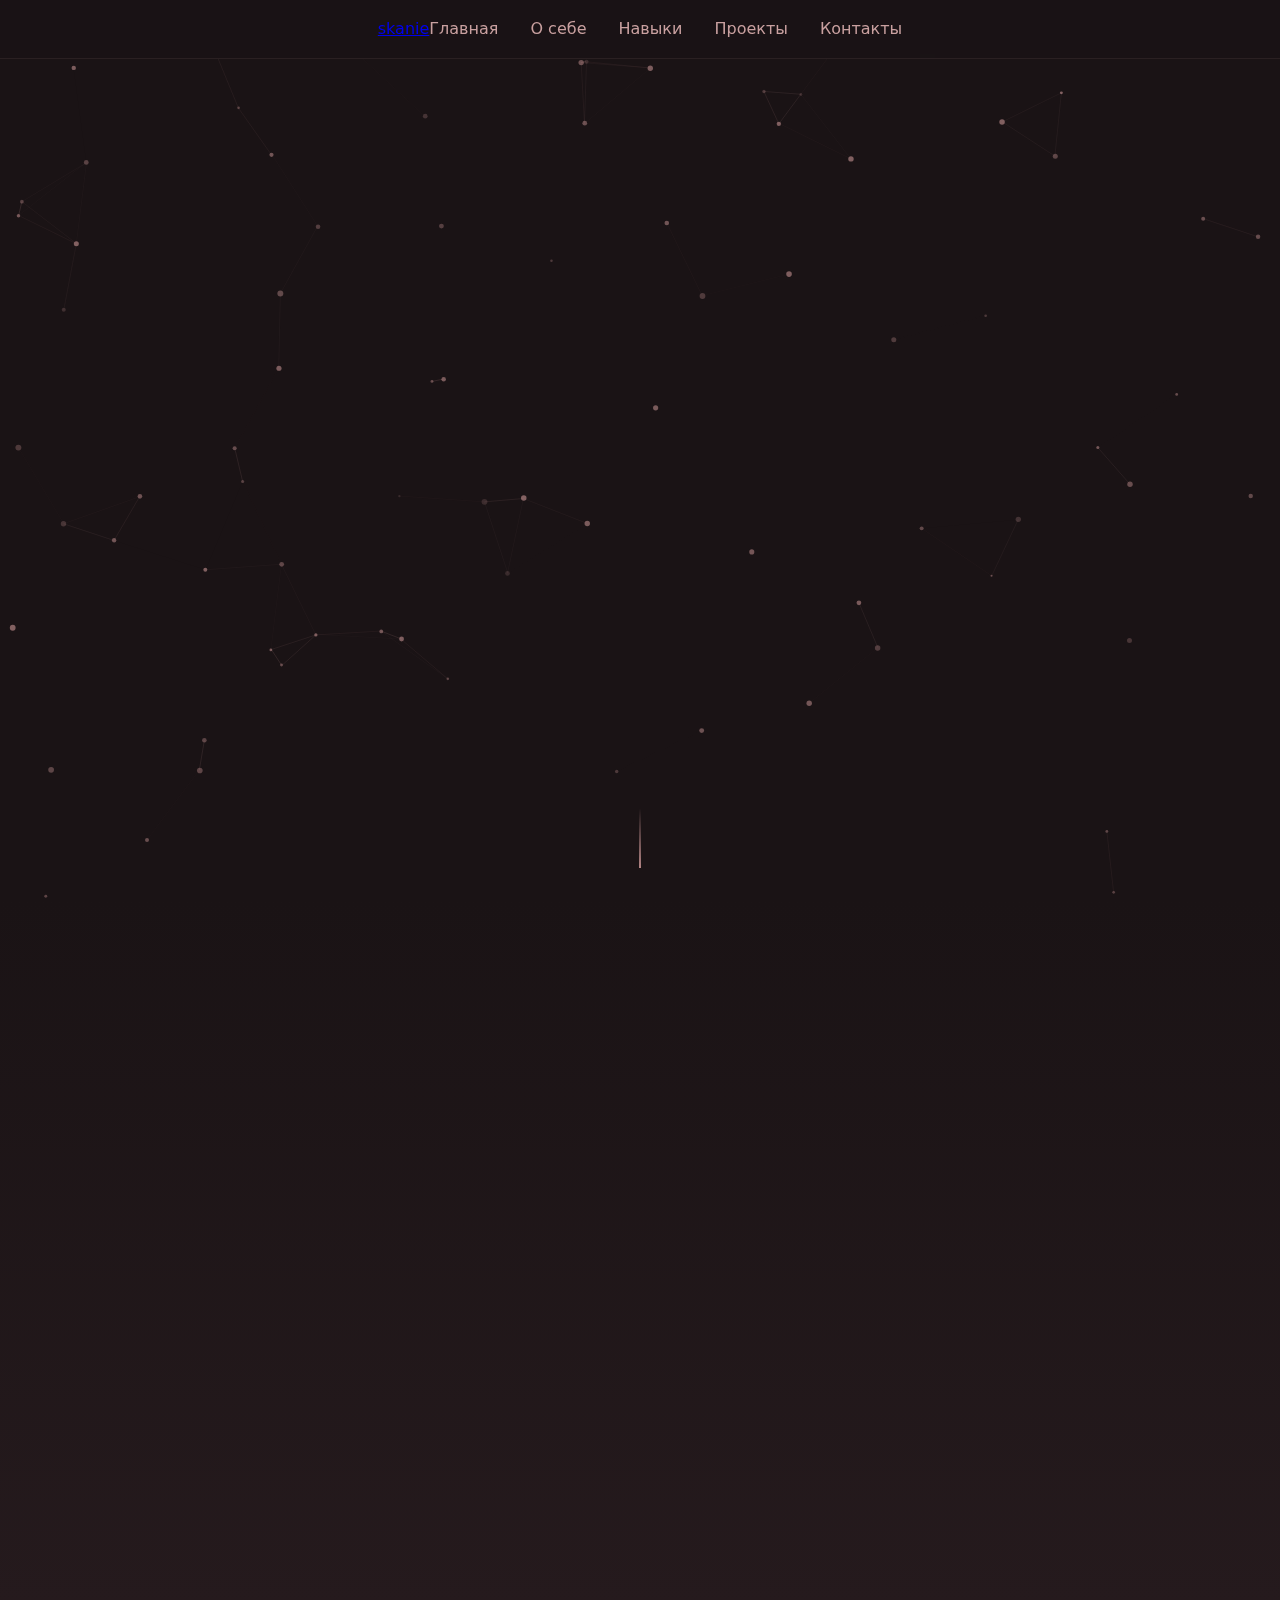
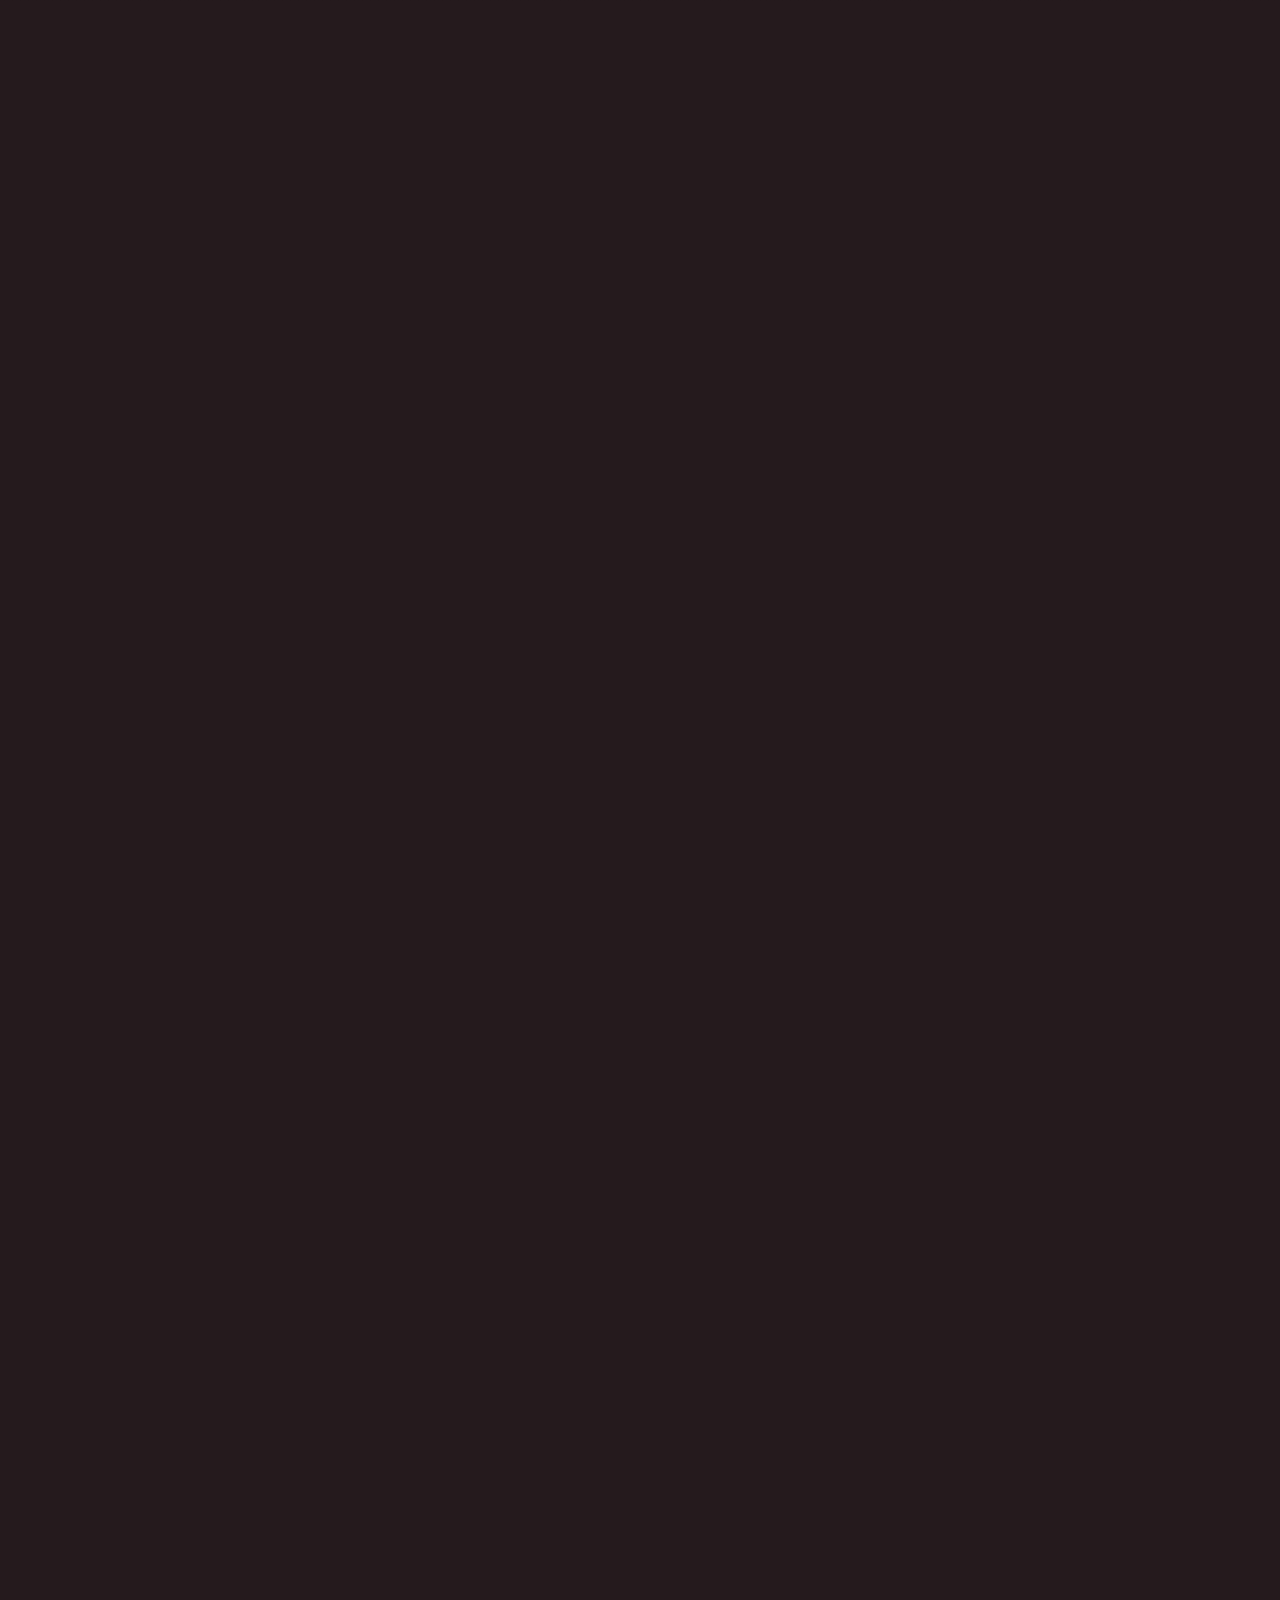
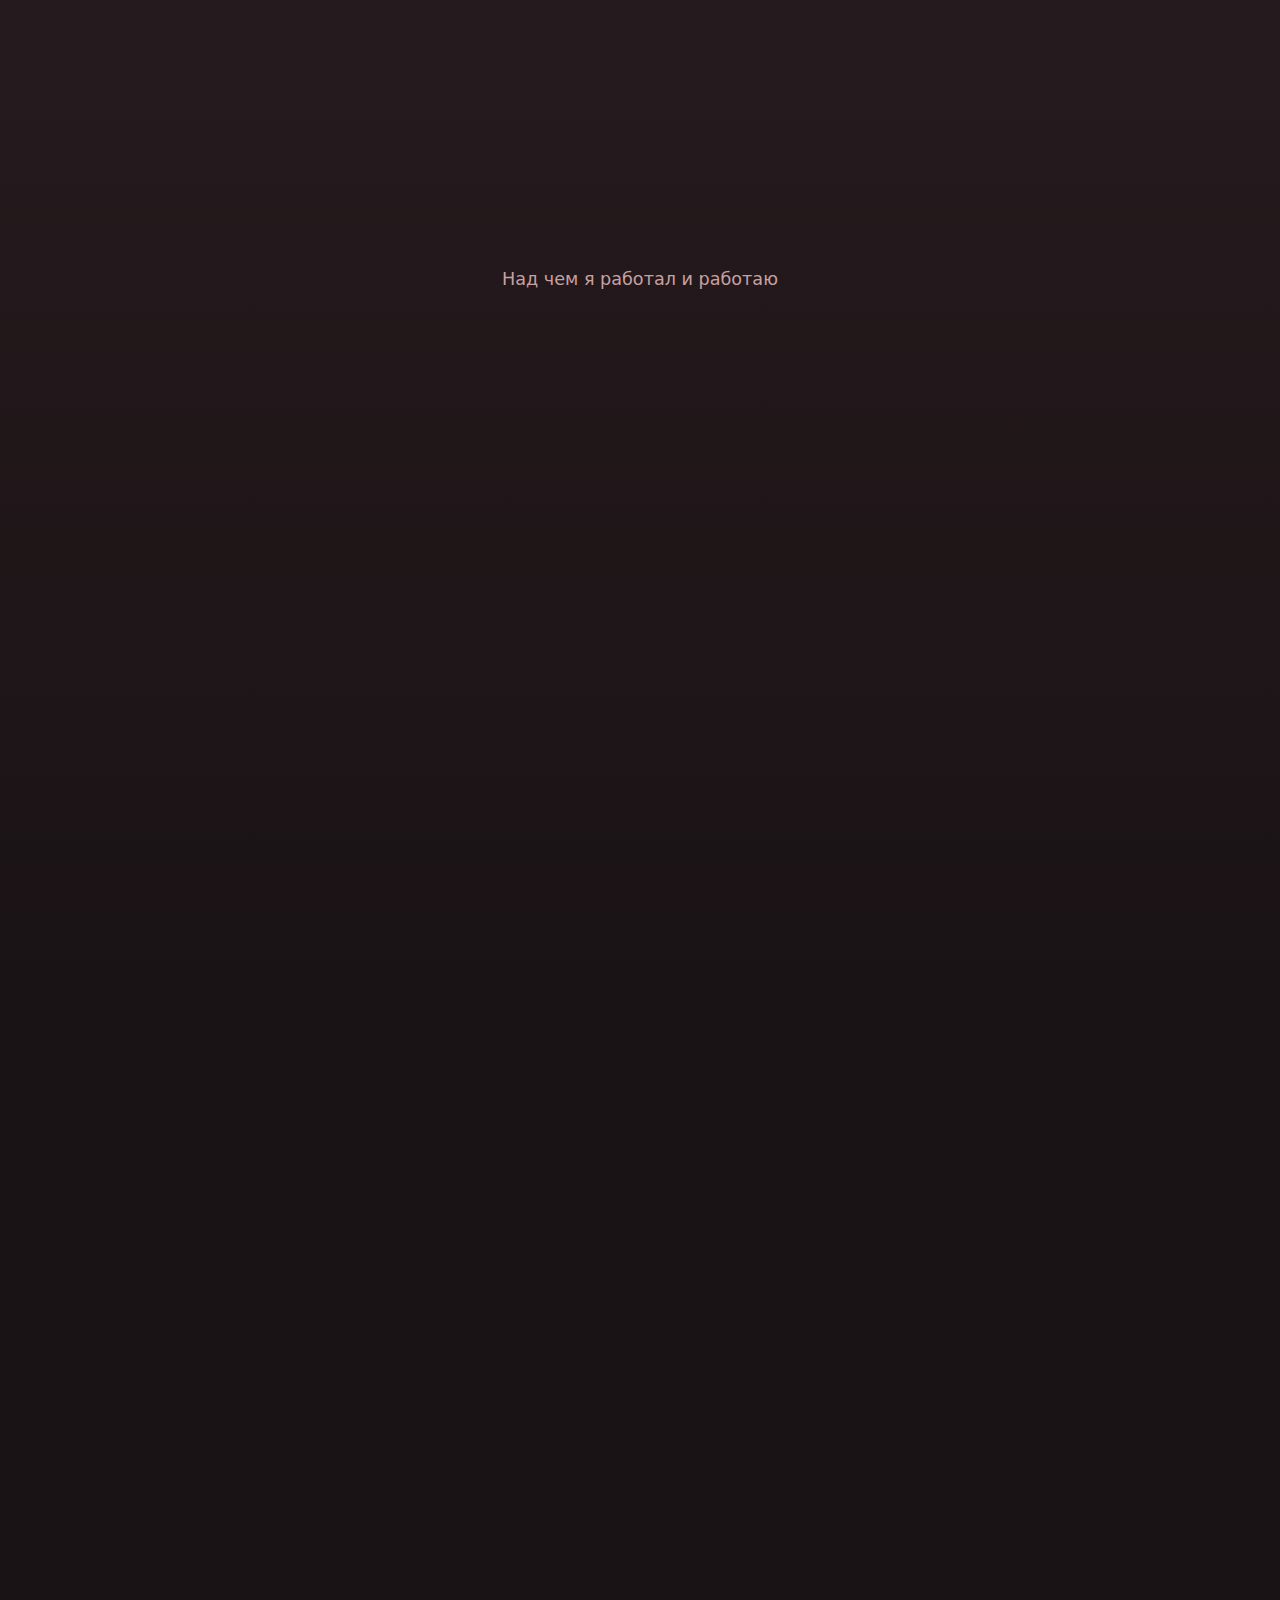
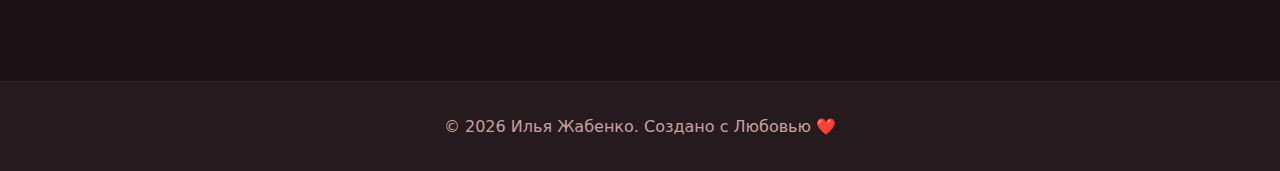
<file: index.html>
<!DOCTYPE html>
<html lang="ru">
<head>
    <meta charset="UTF-8">
    <meta name="viewport" content="width=device-width, initial-scale=1.0">
    <title>Илья — Fullstack Developer</title>
    <link rel="stylesheet" href="styles.css">
</head>
<body>
    <!-- Navigation -->
    <nav class="nav">
        <div class="nav-container">
            <a href="#" class="logo">skanie</a>
            <button class="mobile-menu-btn" aria-label="Меню">
                <span></span>
                <span></span>
                <span></span>
            </button>
            <ul class="nav-menu">
                <li><a href="#home" class="nav-link">Главная</a></li>
                <li><a href="#about" class="nav-link">О себе</a></li>
                <li><a href="#skills" class="nav-link">Навыки</a></li>
                <li><a href="#projects" class="nav-link">Проекты</a></li>
                <li><a href="#contact" class="nav-link">Контакты</a></li>
            </ul>
        </div>
    </nav>

    <!-- Hero Section -->
    <section id="home" class="hero">
        <canvas id="particles"></canvas>
        <div class="hero-content">
            <h1 class="hero-title">
                <span class="line">Привет, я Илья</span>
                <span class="line gradient-text">Fullstack Developer</span>
            </h1>
            <p class="hero-subtitle">Создаю веб-приложения и десктопные решения с фокусом на качество кода</p>
            <div class="hero-buttons">
                <a href="#projects" class="btn btn-primary">Мои работы</a>
                <a href="#contact" class="btn btn-secondary">Связаться</a>
            </div>
        </div>
        <div class="scroll-indicator">
            <span></span>
        </div>
    </section>

    <!-- About Section -->
    <section id="about" class="section about">
        <div class="container">
            <h2 class="section-title">О себе</h2>
            <div class="about-content">
                <div class="about-text">
                    <p class="lead">Разработчик с широким стеком технологий — от веб-приложений до десктопных решений и мобильной разработки.</p>
                    <p>Работаю с современными фреймворками и языками программирования. Умею создавать как frontend, так и backend части приложений. Специализируюсь на React, десктопной разработке (Tauri, Electron, WPF) и мобильных приложениях на Android.</p>
                    <div class="about-stats">
                        <div class="stat-item">
                            <span class="stat-number" data-target="5">0</span>
                            <span class="stat-label">Проектов</span>
                        </div>
                        <div class="stat-item">
                            <span class="stat-number" data-target="7">0</span>
                            <span class="stat-label">Лет опыта</span>
                        </div>
                        <div class="stat-item">
                            <span class="stat-number" data-target="100">0</span>
                            <span class="stat-label">% Качества</span>
                        </div>
                    </div>
                </div>
                <div class="about-image">
                    <div class="image-placeholder">
                        <svg viewBox="0 0 200 200" xmlns="http://www.w3.org/2000/svg">
                            <path fill="url(#gradient1)" d="M44.7,-76.4C58.8,-69.2,71.8,-59.1,79.6,-45.8C87.4,-32.6,90,-16.3,88.5,-0.9C87,14.6,81.4,29.2,73.1,42.8C64.8,56.4,53.8,69,40.1,76.8C26.4,84.6,10,87.6,-5.8,87.1C-21.6,86.6,-36.8,82.6,-50.2,74.9C-63.6,67.2,-75.2,55.8,-82.4,41.8C-89.6,27.8,-92.4,11.2,-90.8,-4.7C-89.2,-20.6,-83.2,-35.8,-74.1,-49.2C-65,-62.6,-52.8,-74.2,-38.5,-81.3C-24.2,-88.4,-7.8,-90.9,6.2,-91.1C20.2,-91.3,30.6,-83.6,44.7,-76.4Z" transform="translate(100 100)" />
                            <defs>
                                <linearGradient id="gradient1">
                                    <stop offset="0%" style="stop-color:#c9a0a0" />
                                    <stop offset="100%" style="stop-color:#9d6b6b" />
                                </linearGradient>
                            </defs>
                        </svg>
                    </div>
                </div>
            </div>
        </div>
    </section>

    <!-- Skills Section -->
    <section id="skills" class="section skills">
        <div class="container">
            <h2 class="section-title">Технологии</h2>
            <div class="skills-categories">
                <div class="skill-category">
                    <h3 class="category-title">Frontend & Frameworks</h3>
                    <div class="skills-grid">
                        <div class="skill-card">
                            <div class="skill-icon">⚛️</div>
                            <h4>React</h4>
                            <div class="skill-progress">
                                <div class="progress-bar" data-progress="100"></div>
                            </div>
                        </div>
                    </div>
                </div>

                <div class="skill-category">
                    <h3 class="category-title">Desktop Development</h3>
                    <div class="skills-grid">
                        <div class="skill-card">
                            <div class="skill-icon">🦀</div>
                            <h4>Tauri</h4>
                            <div class="skill-progress">
                                <div class="progress-bar" data-progress="100"></div>
                            </div>
                        </div>
                        <div class="skill-card">
                            <div class="skill-icon">⚡</div>
                            <h4>Electron</h4>
                            <div class="skill-progress">
                                <div class="progress-bar" data-progress="100"></div>
                            </div>
                        </div>
                        <div class="skill-card">
                            <div class="skill-icon">🪟</div>
                            <h4>WPF</h4>
                            <div class="skill-progress">
                                <div class="progress-bar" data-progress="100"></div>
                            </div>
                        </div>
                    </div>
                </div>

                <div class="skill-category">
                    <h3 class="category-title">Mobile Development</h3>
                    <div class="skills-grid">
                        <div class="skill-card">
                            <div class="skill-icon">🤖</div>
                            <h4>Android Studio</h4>
                            <div class="skill-progress">
                                <div class="progress-bar" data-progress="100"></div>
                            </div>
                        </div>
                        <div class="skill-card">
                            <div class="skill-icon">🎨</div>
                            <h4>Compose</h4>
                            <div class="skill-progress">
                                <div class="progress-bar" data-progress="100"></div>
                            </div>
                        </div>
                        <div class="skill-card">
                            <div class="skill-icon">🔷</div>
                            <h4>Kotlin</h4>
                            <div class="skill-progress">
                                <div class="progress-bar" data-progress="100"></div>
                            </div>
                        </div>
                    </div>
                </div>

                <div class="skill-category">
                    <h3 class="category-title">Languages</h3>
                    <div class="skills-grid">
                        <div class="skill-card">
                            <div class="skill-icon">🐍</div>
                            <h4>Python</h4>
                            <div class="skill-progress">
                                <div class="progress-bar" data-progress="100"></div>
                            </div>
                        </div>
                        <div class="skill-card">
                            <div class="skill-icon">💜</div>
                            <h4>C#</h4>
                            <div class="skill-progress">
                                <div class="progress-bar" data-progress="100"></div>
                            </div>
                        </div>
                        <div class="skill-card">
                            <div class="skill-icon">⚙️</div>
                            <h4>C++</h4>
                            <div class="skill-progress">
                                <div class="progress-bar" data-progress="100"></div>
                            </div>
                        </div>
                        <div class="skill-card">
                            <div class="skill-icon">🦀</div>
                            <h4>Rust</h4>
                            <div class="skill-progress">
                                <div class="progress-bar" data-progress="100"></div>
                            </div>
                        </div>
                    </div>
                </div>

                <div class="skill-category">
                    <h3 class="category-title">Databases</h3>
                    <div class="skills-grid">
                        <div class="skill-card">
                            <div class="skill-icon">🗄️</div>
                            <h4>MySQL</h4>
                            <div class="skill-progress">
                                <div class="progress-bar" data-progress="100"></div>
                            </div>
                        </div>
                        <div class="skill-card">
                            <div class="skill-icon">🐘</div>
                            <h4>PostgreSQL</h4>
                            <div class="skill-progress">
                                <div class="progress-bar" data-progress="100"></div>
                            </div>
                        </div>
                    </div>
                </div>
            </div>
        </div>
    </section>

    <!-- Projects Section -->
    <section id="projects" class="section projects">
        <div class="container">
            <h2 class="section-title">Проекты</h2>
            <p class="projects-subtitle">Над чем я работал и работаю</p>
            <div class="projects-grid">
                <div class="project-card">
                    <div class="project-image project-gradient-1">
                        <div class="project-overlay">
                            <a href="https://github.com/skanie" class="project-link" target="_blank" rel="noopener">Смотреть на GitHub</a>
                        </div>
                    </div>
                    <div class="project-info">
                        <h3>Веб-приложения</h3>
                        <p>Разработка современных веб-приложений с использованием React и современного стека</p>
                        <div class="project-tags">
                            <span class="tag">React</span>
                            <span class="tag">JavaScript</span>
                            <span class="tag">Web</span>
                        </div>
                    </div>
                </div>
                <div class="project-card">
                    <div class="project-image project-gradient-2">
                        <div class="project-overlay">
                            <a href="https://github.com/skanie" class="project-link" target="_blank" rel="noopener">Смотреть на GitHub</a>
                        </div>
                    </div>
                    <div class="project-info">
                        <h3>Десктопные приложения</h3>
                        <p>Кроссплатформенные приложения на Tauri, Electron и WPF для различных задач</p>
                        <div class="project-tags">
                            <span class="tag">Tauri</span>
                            <span class="tag">Rust</span>
                            <span class="tag">WPF</span>
                        </div>
                    </div>
                </div>
                <div class="project-card">
                    <div class="project-image project-gradient-3">
                        <div class="project-overlay">
                            <a href="https://github.com/skanie" class="project-link" target="_blank" rel="noopener">Смотреть на GitHub</a>
                        </div>
                    </div>
                    <div class="project-info">
                        <h3>Мобильная разработка</h3>
                        <p>Android-приложения с современным UI на Jetpack Compose и Kotlin</p>
                        <div class="project-tags">
                            <span class="tag">Android</span>
                            <span class="tag">Kotlin</span>
                            <span class="tag">Compose</span>
                        </div>
                    </div>
                </div>
            </div>
        </div>
    </section>

    <!-- Contact Section -->
    <section id="contact" class="section contact">
        <div class="container">
            <h2 class="section-title">Контакты</h2>
            <div class="contact-content">
                <div class="contact-info">
                    <h3>Свяжитесь со мной</h3>
                    <p>Открыт для новых проектов и интересных предложений. Буду рад обсудить ваши идеи!</p>
                    <div class="contact-methods">
                        <a href="mailto:jabenkoila@gmail.com" class="contact-item">
                            <span class="contact-icon">📧</span>
                            <span>jabenkoila@gmail.com</span>
                        </a>
                        <a href="https://github.com/skanie" class="contact-item" target="_blank" rel="noopener">
                            <span class="contact-icon">💻</span>
                            <span>github.com/skanie</span>
                        </a>
                        <a href="https://t.me/ilyazhabenko" class="contact-item" target="_blank" rel="noopener">
                            <span class="contact-icon">✈️</span>
                            <span>@ilyazhabenko</span>
                        </a>
                    </div>
                </div>
                <form class="contact-form">
                    <input type="text" placeholder="Ваше имя" required>
                    <input type="email" placeholder="Email" required>
                    <textarea placeholder="Сообщение" rows="7" required></textarea>
                    <button type="submit" class="btn btn-primary">Отправить</button>
                </form>
            </div>
        </div>
    </section>

    <!-- Footer -->
    <footer class="footer">
        <p>&copy; 2026 Илья Жабенко. Создано с Любовью ❤️</p>
    </footer>

    <script src="script.js"></script>
</body>
</html>
</file>
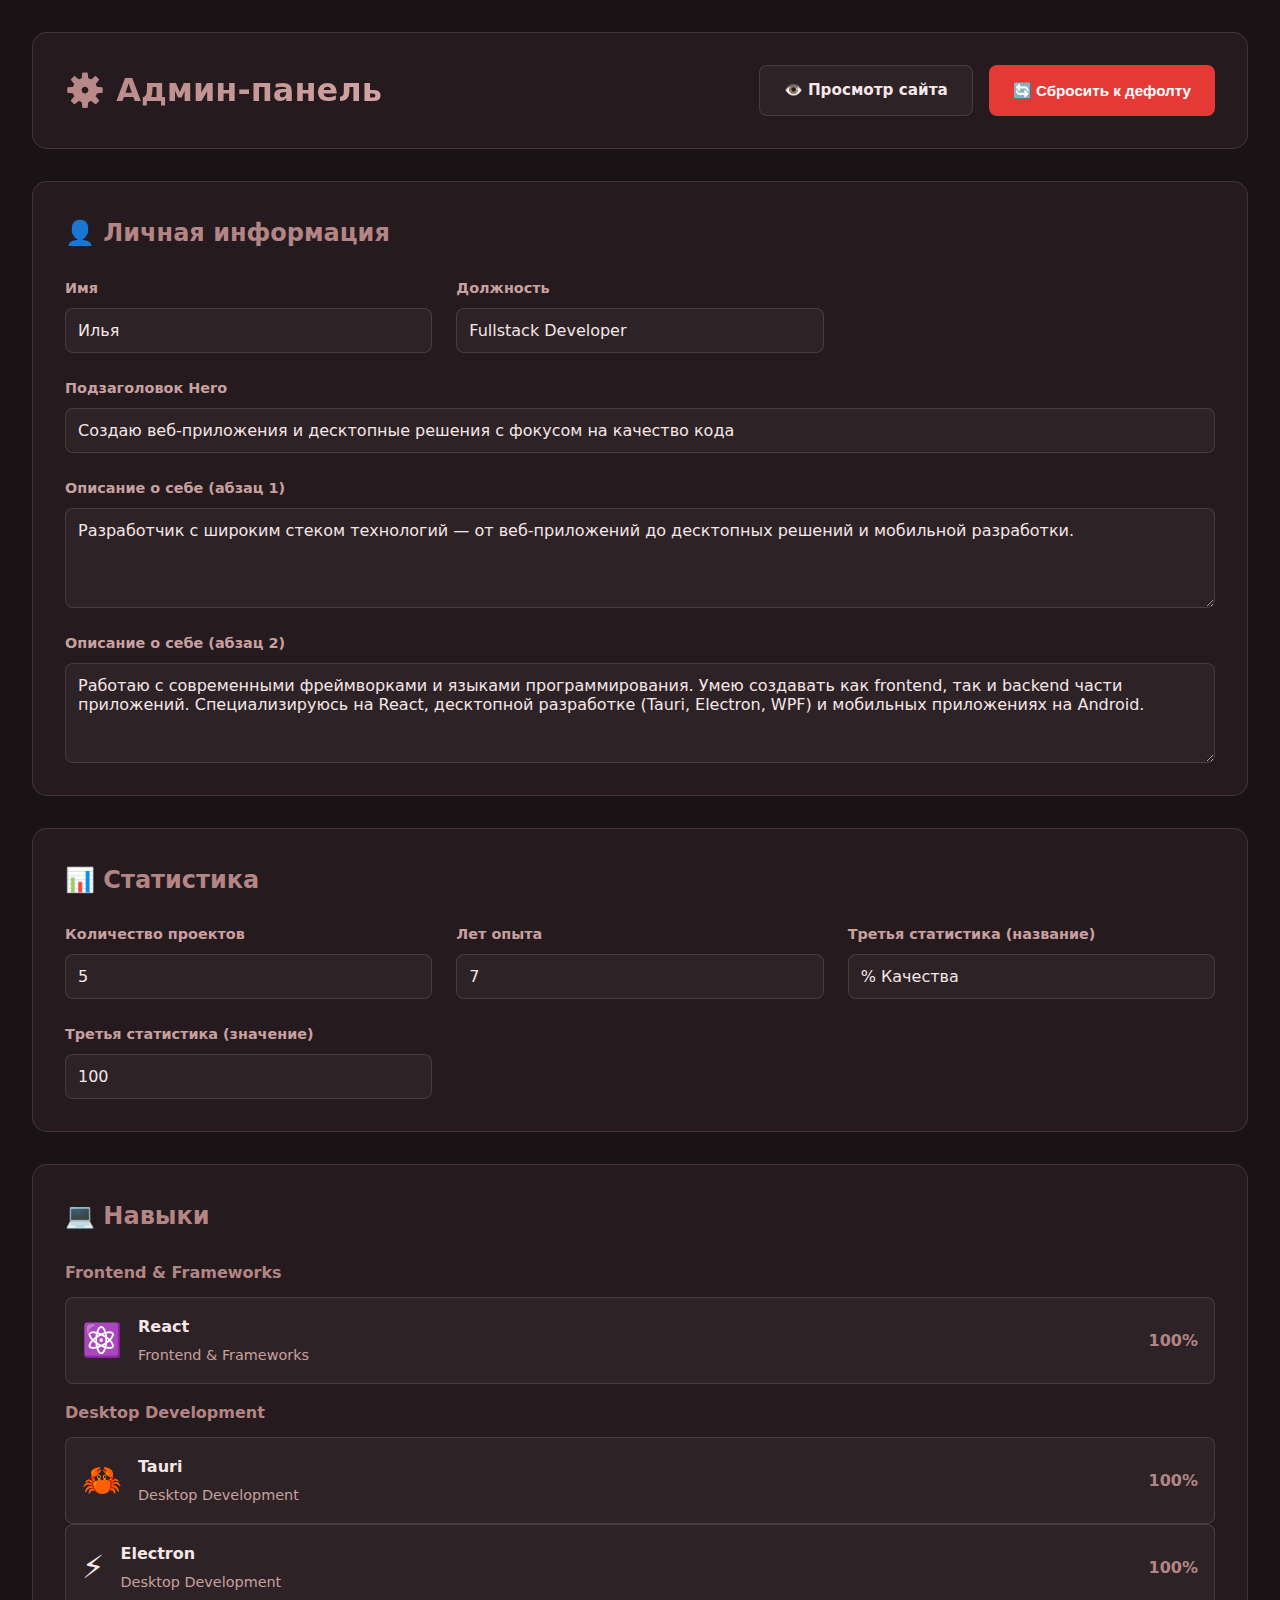
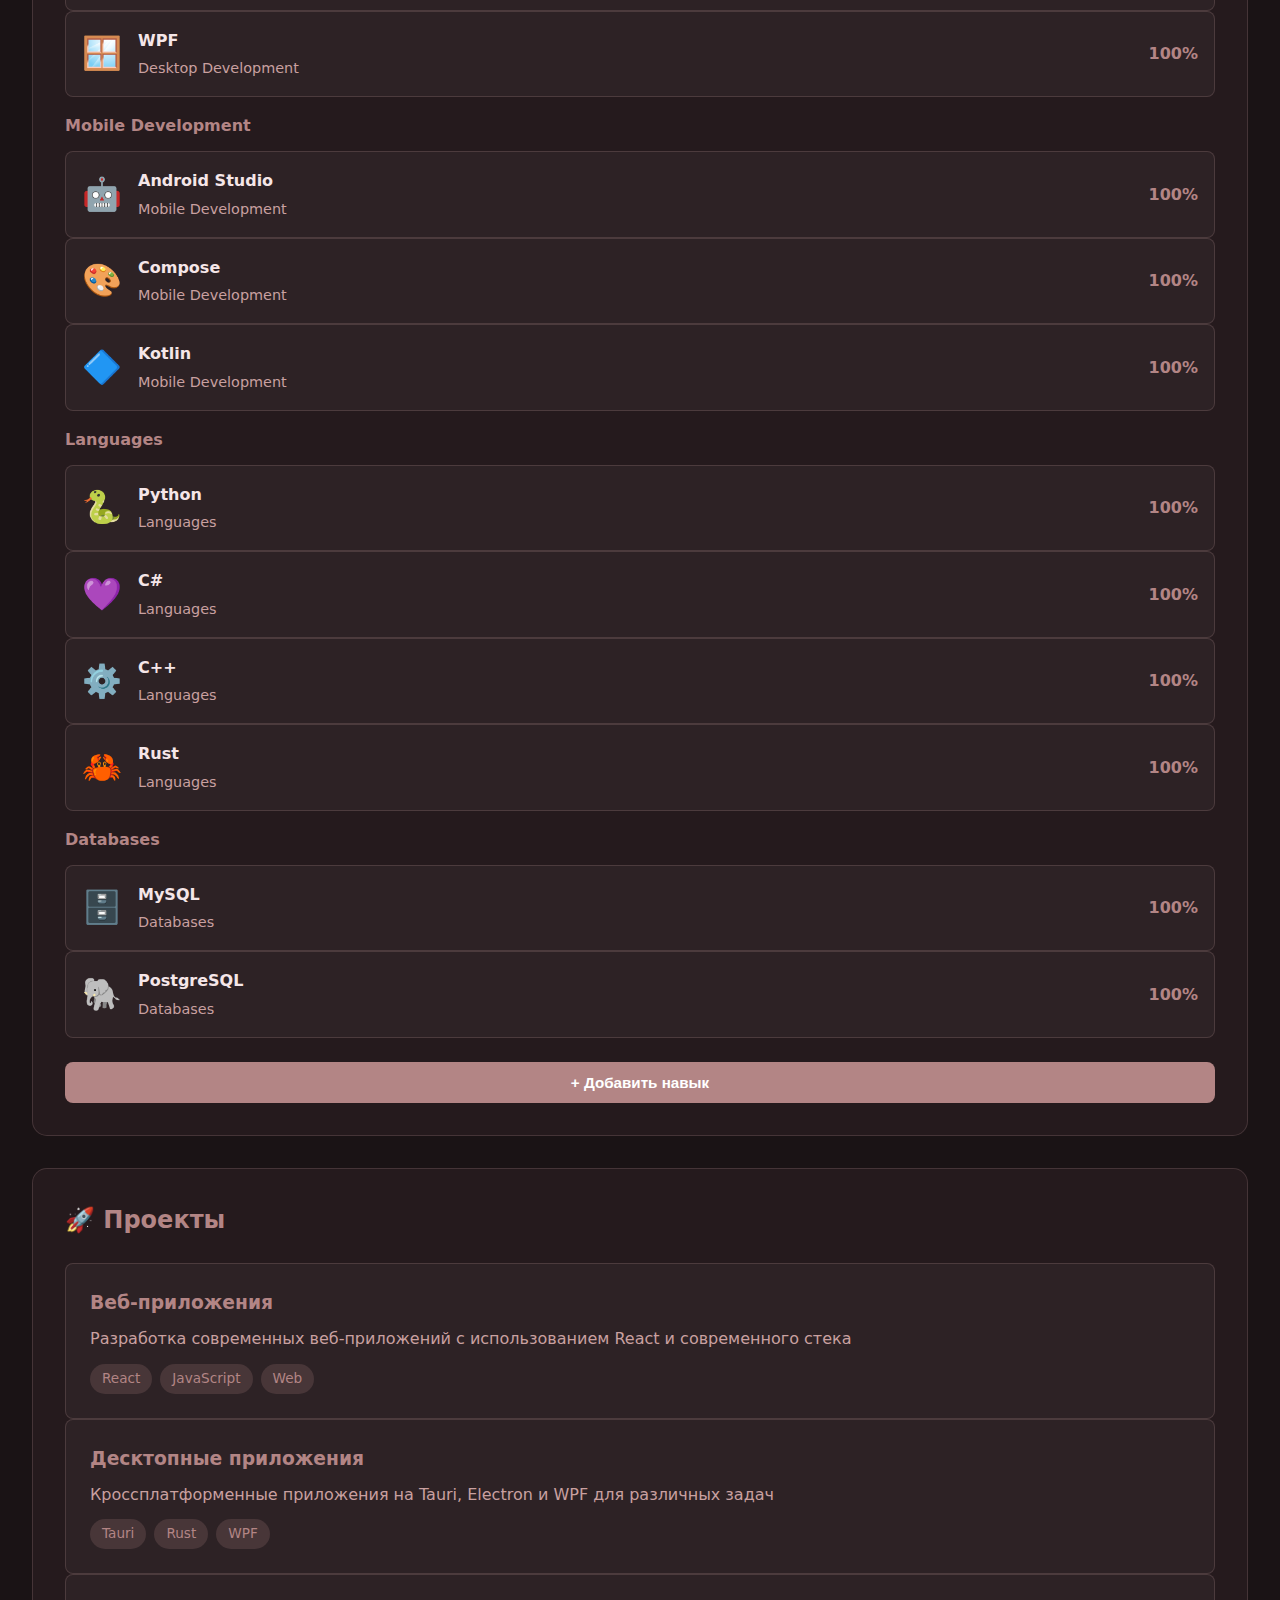
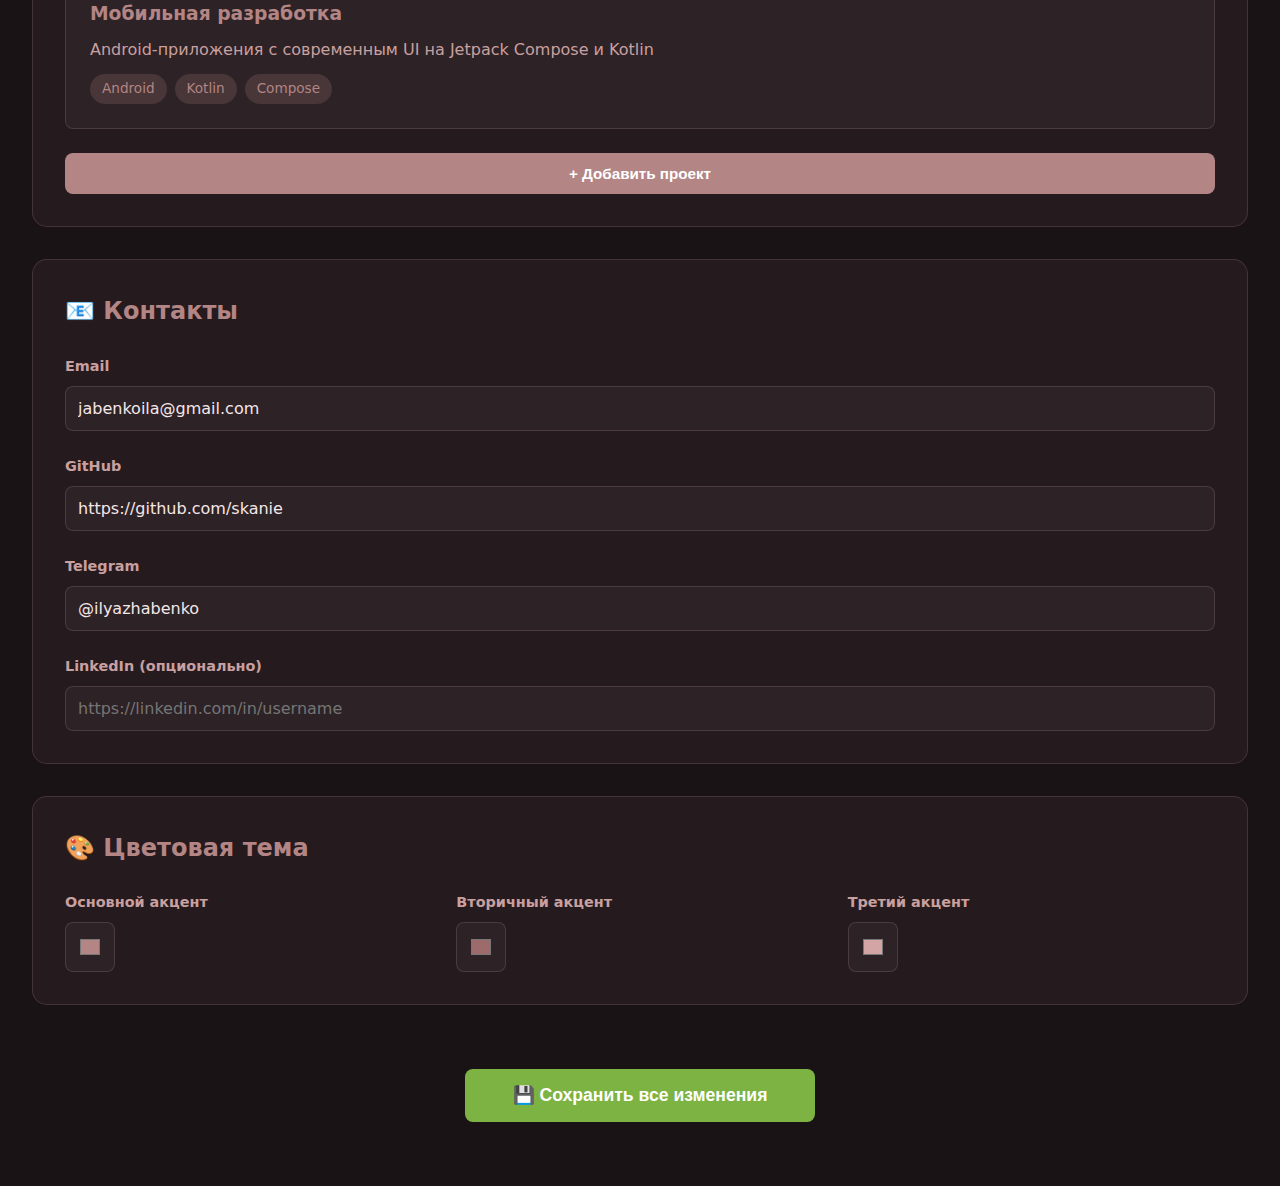
<file: admin.html>
<!DOCTYPE html>
<html lang="ru">
<head>
    <meta charset="UTF-8">
    <meta name="viewport" content="width=device-width, initial-scale=1.0">
    <title>Админ-панель портфолио</title>
    <link rel="stylesheet" href="admin-styles.css">
</head>
<body>
    <div class="admin-container">
        <header class="admin-header">
            <h1>⚙️ Админ-панель</h1>
            <div class="header-actions">
                <a href="index.html" class="btn btn-secondary" target="_blank">👁️ Просмотр сайта</a>
                <button class="btn btn-danger" id="resetBtn">🔄 Сбросить к дефолту</button>
            </div>
        </header>

        <div class="admin-content">
            <!-- Personal Info Section -->
            <section class="admin-section">
                <h2 class="section-title">👤 Личная информация</h2>
                <div class="form-grid">
                    <div class="form-group">
                        <label>Имя</label>
                        <input type="text" id="name" placeholder="Илья">
                    </div>
                    <div class="form-group">
                        <label>Должность</label>
                        <input type="text" id="position" placeholder="Fullstack Developer">
                    </div>
                    <div class="form-group full-width">
                        <label>Подзаголовок Hero</label>
                        <input type="text" id="heroSubtitle" placeholder="Создаю веб-приложения...">
                    </div>
                    <div class="form-group full-width">
                        <label>Описание о себе (абзац 1)</label>
                        <textarea id="aboutText1" rows="3"></textarea>
                    </div>
                    <div class="form-group full-width">
                        <label>Описание о себе (абзац 2)</label>
                        <textarea id="aboutText2" rows="3"></textarea>
                    </div>
                </div>
            </section>

            <!-- Statistics Section -->
            <section class="admin-section">
                <h2 class="section-title">📊 Статистика</h2>
                <div class="form-grid">
                    <div class="form-group">
                        <label>Количество проектов</label>
                        <input type="number" id="projectsCount" min="0">
                    </div>
                    <div class="form-group">
                        <label>Лет опыта</label>
                        <input type="number" id="experienceYears" min="0">
                    </div>
                    <div class="form-group">
                        <label>Третья статистика (название)</label>
                        <input type="text" id="stat3Label" placeholder="% Качества">
                    </div>
                    <div class="form-group">
                        <label>Третья статистика (значение)</label>
                        <input type="number" id="stat3Value" min="0" max="100">
                    </div>
                </div>
            </section>

            <!-- Skills Section -->
            <section class="admin-section">
                <h2 class="section-title">💻 Навыки</h2>
                <div class="skills-manager">
                    <div class="skills-categories" id="skillsContainer">
                        <!-- Skills will be rendered here -->
                    </div>
                    <button class="btn btn-primary" id="addSkillBtn">+ Добавить навык</button>
                </div>
            </section>

            <!-- Projects Section -->
            <section class="admin-section">
                <h2 class="section-title">🚀 Проекты</h2>
                <div class="projects-manager">
                    <div id="projectsContainer">
                        <!-- Projects will be rendered here -->
                    </div>
                    <button class="btn btn-primary" id="addProjectBtn">+ Добавить проект</button>
                </div>
            </section>

            <!-- Contacts Section -->
            <section class="admin-section">
                <h2 class="section-title">📧 Контакты</h2>
                <div class="form-grid">
                    <div class="form-group full-width">
                        <label>Email</label>
                        <input type="email" id="contactEmail">
                    </div>
                    <div class="form-group full-width">
                        <label>GitHub</label>
                        <input type="url" id="contactGithub" placeholder="https://github.com/username">
                    </div>
                    <div class="form-group full-width">
                        <label>Telegram</label>
                        <input type="text" id="contactTelegram" placeholder="@username">
                    </div>
                    <div class="form-group full-width">
                        <label>LinkedIn (опционально)</label>
                        <input type="url" id="contactLinkedin" placeholder="https://linkedin.com/in/username">
                    </div>
                </div>
            </section>

            <!-- Color Theme Section -->
            <section class="admin-section">
                <h2 class="section-title">🎨 Цветовая тема</h2>
                <div class="form-grid">
                    <div class="form-group">
                        <label>Основной акцент</label>
                        <input type="color" id="colorAccent1" value="#b38585">
                    </div>
                    <div class="form-group">
                        <label>Вторичный акцент</label>
                        <input type="color" id="colorAccent2" value="#9d6b6b">
                    </div>
                    <div class="form-group">
                        <label>Третий акцент</label>
                        <input type="color" id="colorAccent3" value="#d4a5a5">
                    </div>
                </div>
            </section>

            <div class="save-section">
                <button class="btn btn-success btn-large" id="saveBtn">💾 Сохранить все изменения</button>
            </div>
        </div>
    </div>

    <!-- Skill Modal -->
    <div class="modal" id="skillModal">
        <div class="modal-content">
            <div class="modal-header">
                <h3>Редактировать навык</h3>
                <button class="modal-close">&times;</button>
            </div>
            <div class="modal-body">
                <div class="form-group">
                    <label>Категория</label>
                    <input type="text" id="skillCategory" placeholder="Frontend & Frameworks">
                </div>
                <div class="form-group">
                    <label>Название навыка</label>
                    <input type="text" id="skillName" placeholder="React">
                </div>
                <div class="form-group">
                    <label>Иконка (emoji)</label>
                    <input type="text" id="skillIcon" placeholder="⚛️">
                </div>
                <div class="form-group">
                    <label>Прогресс (%)</label>
                    <input type="number" id="skillProgress" min="0" max="100" value="100">
                </div>
            </div>
            <div class="modal-footer">
                <button class="btn btn-secondary" id="cancelSkillBtn">Отмена</button>
                <button class="btn btn-danger" id="deleteSkillBtn">Удалить</button>
                <button class="btn btn-primary" id="saveSkillBtn">Сохранить</button>
            </div>
        </div>
    </div>

    <!-- Project Modal -->
    <div class="modal" id="projectModal">
        <div class="modal-content">
            <div class="modal-header">
                <h3>Редактировать проект</h3>
                <button class="modal-close">&times;</button>
            </div>
            <div class="modal-body">
                <div class="form-group">
                    <label>Название проекта</label>
                    <input type="text" id="projectName" placeholder="E-Commerce Platform">
                </div>
                <div class="form-group">
                    <label>Описание</label>
                    <textarea id="projectDescription" rows="3"></textarea>
                </div>
                <div class="form-group">
                    <label>Ссылка на проект</label>
                    <input type="url" id="projectUrl" placeholder="https://github.com/...">
                </div>
                <div class="form-group">
                    <label>Технологии (через запятую)</label>
                    <input type="text" id="projectTags" placeholder="React, Node.js, MongoDB">
                </div>
                <div class="form-group">
                    <label>Цвет градиента</label>
                    <select id="projectGradient">
                        <option value="1">Градиент 1 (бордовый)</option>
                        <option value="2">Градиент 2 (розовый)</option>
                        <option value="3">Градиент 3 (светлый)</option>
                    </select>
                </div>
            </div>
            <div class="modal-footer">
                <button class="btn btn-secondary" id="cancelProjectBtn">Отмена</button>
                <button class="btn btn-danger" id="deleteProjectBtn">Удалить</button>
                <button class="btn btn-primary" id="saveProjectBtn">Сохранить</button>
            </div>
        </div>
    </div>

    <script src="admin-script.js"></script>
</body>
</html>
</file>
<file: admin-styles.css>
* {
    margin: 0;
    padding: 0;
    box-sizing: border-box;
}

:root {
    --bg-primary: #1a1315;
    --bg-secondary: #251a1d;
    --bg-card: #2d2225;
    --text-primary: #f5e6e8;
    --text-secondary: #c9a0a0;
    --accent: #b38585;
    --accent-hover: #9d6b6b;
    --success: #7cb342;
    --danger: #e53935;
    --border: rgba(201, 160, 160, 0.2);
}

body {
    font-family: 'Segoe UI', system-ui, -apple-system, sans-serif;
    background: var(--bg-primary);
    color: var(--text-primary);
    line-height: 1.6;
}

.admin-container {
    max-width: 1400px;
    margin: 0 auto;
    padding: 2rem;
}

/* Header */
.admin-header {
    display: flex;
    justify-content: space-between;
    align-items: center;
    padding: 2rem;
    background: var(--bg-secondary);
    border-radius: 15px;
    margin-bottom: 2rem;
    border: 1px solid var(--border);
}

.admin-header h1 {
    font-size: 2rem;
    background: linear-gradient(135deg, var(--accent), #d4a5a5);
    -webkit-background-clip: text;
    background-clip: text;
    -webkit-text-fill-color: transparent;
}

.header-actions {
    display: flex;
    gap: 1rem;
}

/* Buttons */
.btn {
    padding: 0.75rem 1.5rem;
    border: none;
    border-radius: 8px;
    font-weight: 600;
    cursor: pointer;
    transition: all 0.3s ease;
    text-decoration: none;
    display: inline-block;
    font-size: 0.95rem;
}

.btn-primary {
    background: var(--accent);
    color: white;
}

.btn-primary:hover {
    background: var(--accent-hover);
    transform: translateY(-2px);
}

.btn-secondary {
    background: var(--bg-card);
    color: var(--text-primary);
    border: 1px solid var(--border);
}

.btn-secondary:hover {
    border-color: var(--accent);
}

.btn-success {
    background: var(--success);
    color: white;
}

.btn-success:hover {
    background: #689f38;
    transform: translateY(-2px);
}

.btn-danger {
    background: var(--danger);
    color: white;
}

.btn-danger:hover {
    background: #c62828;
}

.btn-large {
    padding: 1rem 3rem;
    font-size: 1.1rem;
}

/* Sections */
.admin-section {
    background: var(--bg-secondary);
    border: 1px solid var(--border);
    border-radius: 15px;
    padding: 2rem;
    margin-bottom: 2rem;
}

.section-title {
    font-size: 1.5rem;
    margin-bottom: 1.5rem;
    color: var(--accent);
}

/* Forms */
.form-grid {
    display: grid;
    grid-template-columns: repeat(auto-fit, minmax(300px, 1fr));
    gap: 1.5rem;
}

.full-width {
    grid-column: 1 / -1;
}

.form-group {
    display: flex;
    flex-direction: column;
    gap: 0.5rem;
}

.form-group label {
    font-weight: 600;
    color: var(--text-secondary);
    font-size: 0.9rem;
}

.form-group input,
.form-group textarea,
.form-group select {
    padding: 0.75rem;
    background: var(--bg-card);
    border: 1px solid var(--border);
    border-radius: 8px;
    color: var(--text-primary);
    font-family: inherit;
    font-size: 1rem;
    transition: all 0.3s ease;
}

.form-group input:focus,
.form-group textarea:focus,
.form-group select:focus {
    outline: none;
    border-color: var(--accent);
    box-shadow: 0 0 0 3px rgba(179, 133, 133, 0.1);
}

.form-group textarea {
    resize: vertical;
    min-height: 100px;
}

input[type="color"] {
    height: 50px;
    cursor: pointer;
}

/* Skills Manager */
.skills-manager {
    display: flex;
    flex-direction: column;
    gap: 1.5rem;
}

.skills-categories {
    display: flex;
    flex-direction: column;
    gap: 1rem;
}

.skill-item {
    display: flex;
    justify-content: space-between;
    align-items: center;
    padding: 1rem;
    background: var(--bg-card);
    border: 1px solid var(--border);
    border-radius: 8px;
    cursor: pointer;
    transition: all 0.3s ease;
}

.skill-item:hover {
    border-color: var(--accent);
    transform: translateX(5px);
}

.skill-info {
    display: flex;
    align-items: center;
    gap: 1rem;
}

.skill-icon {
    font-size: 2rem;
}

.skill-details h4 {
    margin-bottom: 0.25rem;
}

.skill-details p {
    color: var(--text-secondary);
    font-size: 0.9rem;
}

.skill-progress-display {
    min-width: 60px;
    text-align: right;
    font-weight: 600;
    color: var(--accent);
}

/* Projects Manager */
.projects-manager {
    display: flex;
    flex-direction: column;
    gap: 1.5rem;
}

.project-item {
    display: flex;
    justify-content: space-between;
    align-items: flex-start;
    padding: 1.5rem;
    background: var(--bg-card);
    border: 1px solid var(--border);
    border-radius: 8px;
    cursor: pointer;
    transition: all 0.3s ease;
}

.project-item:hover {
    border-color: var(--accent);
    transform: translateX(5px);
}

.project-info-display {
    flex: 1;
}

.project-info-display h3 {
    margin-bottom: 0.5rem;
    color: var(--accent);
}

.project-info-display p {
    color: var(--text-secondary);
    margin-bottom: 0.75rem;
}

.project-tags-display {
    display: flex;
    gap: 0.5rem;
    flex-wrap: wrap;
}

.project-tag {
    padding: 0.25rem 0.75rem;
    background: rgba(179, 133, 133, 0.2);
    border-radius: 15px;
    font-size: 0.85rem;
    color: var(--accent);
}

/* Modal */
.modal {
    display: none;
    position: fixed;
    top: 0;
    left: 0;
    width: 100%;
    height: 100%;
    background: rgba(0, 0, 0, 0.8);
    backdrop-filter: blur(5px);
    z-index: 1000;
    align-items: center;
    justify-content: center;
}

.modal.active {
    display: flex;
}

.modal-content {
    background: var(--bg-secondary);
    border-radius: 15px;
    width: 90%;
    max-width: 600px;
    max-height: 90vh;
    overflow-y: auto;
    border: 1px solid var(--border);
}

.modal-header {
    display: flex;
    justify-content: space-between;
    align-items: center;
    padding: 1.5rem;
    border-bottom: 1px solid var(--border);
}

.modal-header h3 {
    color: var(--accent);
}

.modal-close {
    background: none;
    border: none;
    font-size: 2rem;
    color: var(--text-secondary);
    cursor: pointer;
    transition: color 0.3s ease;
}

.modal-close:hover {
    color: var(--text-primary);
}

.modal-body {
    padding: 1.5rem;
    display: flex;
    flex-direction: column;
    gap: 1rem;
}

.modal-footer {
    display: flex;
    justify-content: flex-end;
    gap: 1rem;
    padding: 1.5rem;
    border-top: 1px solid var(--border);
}

/* Save Section */
.save-section {
    display: flex;
    justify-content: center;
    padding: 2rem 0;
}

/* Notification */
.notification {
    position: fixed;
    top: 2rem;
    right: 2rem;
    padding: 1rem 2rem;
    background: var(--success);
    color: white;
    border-radius: 8px;
    box-shadow: 0 4px 12px rgba(0, 0, 0, 0.3);
    z-index: 2000;
    animation: slideIn 0.3s ease;
}

@keyframes slideIn {
    from {
        transform: translateX(400px);
        opacity: 0;
    }
    to {
        transform: translateX(0);
        opacity: 1;
    }
}

.notification.error {
    background: var(--danger);
}

/* Empty State */
.empty-state {
    text-align: center;
    padding: 3rem;
    color: var(--text-secondary);
}

.empty-state p {
    font-size: 1.1rem;
    margin-bottom: 1rem;
}

/* Responsive */
@media (max-width: 768px) {
    .admin-container {
        padding: 1rem;
    }

    .admin-header {
        flex-direction: column;
        gap: 1rem;
        text-align: center;
    }

    .header-actions {
        flex-direction: column;
        width: 100%;
    }

    .header-actions .btn {
        width: 100%;
    }

    .form-grid {
        grid-template-columns: 1fr;
    }

    .skill-item,
    .project-item {
        flex-direction: column;
        align-items: flex-start;
        gap: 1rem;
    }

    .modal-content {
        width: 95%;
        margin: 1rem;
    }

    .modal-footer {
        flex-direction: column;
    }

    .modal-footer .btn {
        width: 100%;
    }
}

/* Scrollbar */
::-webkit-scrollbar {
    width: 10px;
}

::-webkit-scrollbar-track {
    background: var(--bg-primary);
}

::-webkit-scrollbar-thumb {
    background: var(--accent);
    border-radius: 5px;
}

::-webkit-scrollbar-thumb:hover {
    background: var(--accent-hover);
}
</file>
<file: styles.css>
/* Reset & Base Styles */
* {
    margin: 0;
    padding: 0;
    box-sizing: border-box;
}

:root {
    --bg-primary: #1a1315;
    --bg-secondary: #251a1d;
    --bg-glass: rgba(201, 160, 160, 0.08);
    --text-primary: #f5e6e8;
    --text-secondary: #c9a0a0;
    --accent-1: #b38585;
    --accent-2: #9d6b6b;
    --accent-3: #d4a5a5;
    --accent-4: #c99393;
    --shadow-sm: 0 2px 10px rgba(0, 0, 0, 0.3);
    --shadow-lg: 0 20px 60px rgba(157, 107, 107, 0.3);
}

html {
    scroll-behavior: smooth;
}

body {
    font-family: 'Segoe UI', system-ui, -apple-system, sans-serif;
    background: var(--bg-primary);
    color: var(--text-primary);
    line-height: 1.6;
    overflow-x: hidden;
}

.container {
    max-width: 1200px;
    margin: 0 auto;
    padding: 0 2rem;
}

/* Navigation */
.nav {
    position: fixed;
    top: 0;
    width: 100%;
    background: rgba(26, 19, 21, 0.9);
    backdrop-filter: blur(20px);
    z-index: 1000;
    border-bottom: 1px solid rgba(201, 160, 160, 0.1);
    transition: all 0.3s ease;
}

.nav.scrolled {
    background: rgba(26, 19, 21, 0.95);
    box-shadow: var(--shadow-sm);
}

.nav-container {
    max-width: 1400px;
    margin: 0 auto;
    padding: 1rem 2rem;
    display: flex;
    justify-content: center;
    align-items: center;
}

.mobile-menu-btn {
    display: none;
    flex-direction: column;
    gap: 5px;
    background: none;
    border: none;
    cursor: pointer;
    padding: 0.5rem;
}

.mobile-menu-btn span {
    width: 25px;
    height: 2px;
    background: var(--text-primary);
    transition: all 0.3s ease;
}

.mobile-menu-btn.active span:nth-child(1) {
    transform: rotate(45deg) translate(5px, 5px);
}

.mobile-menu-btn.active span:nth-child(2) {
    opacity: 0;
}

.mobile-menu-btn.active span:nth-child(3) {
    transform: rotate(-45deg) translate(5px, -5px);
}

.nav-menu {
    display: flex;
    list-style: none;
    gap: 2rem;
}

.nav-link {
    color: var(--text-secondary);
    text-decoration: none;
    font-weight: 500;
    position: relative;
    transition: color 0.3s ease;
}

.nav-link::after {
    content: '';
    position: absolute;
    bottom: -5px;
    left: 0;
    width: 0;
    height: 2px;
    background: linear-gradient(90deg, var(--accent-1), var(--accent-3));
    transition: width 0.3s ease;
}

.nav-link:hover, .nav-link.active {
    color: var(--text-primary);
}

.nav-link:hover::after {
    width: 100%;
}

/* Hero Section */
.hero {
    position: relative;
    min-height: 100vh;
    display: flex;
    align-items: center;
    justify-content: center;
    overflow: hidden;
    padding: 2rem;
}

#particles {
    position: absolute;
    top: 0;
    left: 0;
    width: 100%;
    height: 100%;
    z-index: 1;
}

.hero-content {
    position: relative;
    z-index: 2;
    text-align: center;
    max-width: 900px;
    padding: 2rem;
}

.hero-title {
    font-size: clamp(2.5rem, 8vw, 5rem);
    font-weight: 800;
    margin-bottom: 1rem;
    line-height: 1.2;
}

.hero-title .line {
    display: block;
    opacity: 0;
    transform: translateY(30px);
    animation: fadeInUp 0.8s ease forwards;
}

.hero-title .line:nth-child(2) {
    animation-delay: 0.2s;
}

.gradient-text {
    background: linear-gradient(135deg, var(--accent-1), var(--accent-3), var(--accent-4));
    background-size: 200% 200%;
    -webkit-background-clip: text;
    background-clip: text;
    -webkit-text-fill-color: transparent;
    animation: gradientShift 3s ease infinite;
}

.hero-subtitle {
    font-size: clamp(1rem, 3vw, 1.5rem);
    color: var(--text-secondary);
    margin-bottom: 2.5rem;
    opacity: 0;
    animation: fadeInUp 0.8s ease 0.4s forwards;
}

.hero-buttons {
    display: flex;
	align-items: center;
    gap: 1.5rem;
    justify-content: center;
    flex-wrap: wrap;
    opacity: 0;
    animation: fadeInUp 0.8s ease 0.6s forwards;
}

.btn {
    padding: 1rem 2.5rem;
    border-radius: 50px;
    text-decoration: none;
    font-weight: 600;
    transition: all 0.3s ease;
    position: relative;
    overflow: hidden;
    border: none;
    cursor: pointer;
    font-size: 1rem;
}

.btn::before {
    content: '';
    position: absolute;
    top: 50%;
    left: 50%;
    width: 0;
    height: 0;
    border-radius: 50%;
    background: rgba(255, 255, 255, 0.1);
    transform: translate(-50%, -50%);
    transition: width 0.6s, height 0.6s;
}

.btn:hover::before {
    width: 300px;
    height: 300px;
}

.btn-primary {
    background: linear-gradient(135deg, var(--accent-1), var(--accent-2));
    color: white;
    box-shadow: 0 10px 30px rgba(157, 107, 107, 0.4);
}

.btn-primary:hover {
    transform: translateY(-3px);
    box-shadow: 0 15px 40px rgba(157, 107, 107, 0.6);
}

.btn-secondary {
    background: var(--bg-glass);
    color: white;
    border: 2px solid rgba(201, 160, 160, 0.2);
    backdrop-filter: blur(10px);
}

.btn-secondary:hover {
    border-color: var(--accent-1);
    transform: translateY(-3px);
}

.scroll-indicator {
    position: absolute;
    bottom: 2rem;
    left: 50%;
    transform: translateX(-50%);
    z-index: 2;
}

.scroll-indicator span {
    display: block;
    width: 2px;
    height: 60px;
    background: linear-gradient(180deg, transparent, var(--accent-1));
    animation: scrollDown 2s ease infinite;
}

/* Sections */
.section {
    padding: 6rem 0;
    position: relative;
}

.section-title {
    font-size: clamp(2rem, 5vw, 3rem);
    text-align: center;
    margin-bottom: 1rem;
    background: linear-gradient(135deg, var(--text-primary), var(--text-secondary));
    -webkit-background-clip: text;
    background-clip: text;
    -webkit-text-fill-color: transparent;
    opacity: 0;
    transform: translateY(30px);
    transition: all 0.8s ease;
}

.section-title.visible {
    opacity: 1;
    transform: translateY(0);
}

/* About Section */
.about {
    background: linear-gradient(180deg, var(--bg-primary) 0%, var(--bg-secondary) 100%);
}

.about-content {
    display: grid;
    grid-template-columns: 1fr 1fr;
    gap: 4rem;
    align-items: center;
}

.about-text {
    opacity: 0;
    transform: translateX(-50px);
    transition: all 0.8s ease;
}

.about-text.visible {
    opacity: 1;
    transform: translateX(0);
}

.lead {
    font-size: 1.3rem;
    color: var(--accent-1);
    margin-bottom: 1.5rem;
    font-weight: 500;
}

.about-text p {
    color: var(--text-secondary);
    margin-bottom: 1rem;
    font-size: 1.1rem;
}

.about-stats {
    display: grid;
    grid-template-columns: repeat(3, 1fr);
    gap: 1.5rem;
    margin-top: 2rem;
}

.stat-item {
    text-align: center;
    padding: 1.5rem;
    background: var(--bg-glass);
    border-radius: 15px;
    border: 1px solid rgba(201, 160, 160, 0.1);
    backdrop-filter: blur(10px);
    transition: transform 0.3s ease, box-shadow 0.3s ease;
}

.stat-item:hover {
    transform: translateY(-5px);
    box-shadow: 0 10px 30px rgba(157, 107, 107, 0.2);
}

.stat-number {
    display: block;
    font-size: 2.5rem;
    font-weight: 800;
    background: linear-gradient(135deg, var(--accent-1), var(--accent-3));
    -webkit-background-clip: text;
    background-clip: text;
    -webkit-text-fill-color: transparent;
}

.stat-label {
    display: block;
    color: var(--text-secondary);
    font-size: 0.9rem;
    margin-top: 0.5rem;
}

.about-image {
    opacity: 0;
    transform: translateX(50px);
    transition: all 0.8s ease;
}

.about-image.visible {
    opacity: 1;
    transform: translateX(0);
}

.image-placeholder {
    width: 100%;
    max-width: 400px;
    margin: 0 auto;
    position: relative;
}

.image-placeholder svg {
    width: 100%;
    height: auto;
    filter: drop-shadow(0 20px 40px rgba(157, 107, 107, 0.3));
    animation: float 6s ease-in-out infinite;
}

/* Skills Section */
.skills {
    background: var(--bg-secondary);
}

.skills-categories {
    display: flex;
    flex-direction: column;
    gap: 3rem;
}

.skill-category {
    opacity: 0;
    transform: translateY(30px);
    transition: all 0.8s ease;
}

.skill-category.visible {
    opacity: 1;
    transform: translateY(0);
}

.category-title {
    font-size: 1.5rem;
    margin-bottom: 1.5rem;
    color: var(--accent-1);
    text-align: center;
}

.skills-grid {
    display: grid;
    grid-template-columns: repeat(auto-fit, minmax(200px, 1fr));
    gap: 1.5rem;
}

.skill-card {
    background: var(--bg-glass);
    border: 1px solid rgba(201, 160, 160, 0.1);
    border-radius: 20px;
    padding: 1.5rem;
    backdrop-filter: blur(10px);
    transition: all 0.4s ease;
    text-align: center;
}

.skill-card:hover {
    transform: translateY(-10px);
    border-color: var(--accent-1);
    box-shadow: 0 20px 40px rgba(157, 107, 107, 0.2);
}

.skill-icon {
    font-size: 2.5rem;
    margin-bottom: 0.8rem;
    display: inline-block;
    transition: transform 0.3s ease;
}

.skill-card:hover .skill-icon {
    transform: scale(1.2) rotate(10deg);
}

.skill-card h4 {
    margin-bottom: 1rem;
    font-size: 1.1rem;
    color: var(--text-primary);
}

.skill-progress {
    width: 100%;
    height: 6px;
    background: rgba(201, 160, 160, 0.1);
    border-radius: 10px;
    overflow: hidden;
    margin-top: 0.8rem;
}

.progress-bar {
    height: 100%;
    background: linear-gradient(90deg, var(--accent-1), var(--accent-3));
    border-radius: 10px;
    width: 0;
    transition: width 1.5s ease;
}

.skill-card.visible .progress-bar {
    width: var(--progress, 0);
}

/* Projects Section */
.projects {
    background: linear-gradient(180deg, var(--bg-secondary) 0%, var(--bg-primary) 100%);
}

.projects-subtitle {
    text-align: center;
    color: var(--text-secondary);
    margin-bottom: 3rem;
    font-size: 1.1rem;
}

.projects-grid {
    display: grid;
    grid-template-columns: repeat(auto-fit, minmax(300px, 1fr));
    gap: 2.5rem;
}

.project-card {
    background: var(--bg-glass);
    border: 1px solid rgba(201, 160, 160, 0.1);
    border-radius: 20px;
    overflow: hidden;
    transition: all 0.4s ease;
    opacity: 0;
    transform: translateY(30px);
}

.project-card.visible {
    opacity: 1;
    transform: translateY(0);
}

.project-card:hover {
    transform: translateY(-10px);
    box-shadow: 0 20px 40px rgba(157, 107, 107, 0.3);
}

.project-image {
    width: 100%;
    height: 250px;
    position: relative;
    overflow: hidden;
}

.project-gradient-1 {
    background: linear-gradient(135deg, var(--accent-1), var(--accent-2));
}

.project-gradient-2 {
    background: linear-gradient(135deg, var(--accent-2), var(--accent-3));
}

.project-gradient-3 {
    background: linear-gradient(135deg, var(--accent-3), var(--accent-4));
}

.project-overlay {
    position: absolute;
    top: 0;
    left: 0;
    width: 100%;
    height: 100%;
    background: rgba(0, 0, 0, 0.8);
    display: flex;
    align-items: center;
    justify-content: center;
    opacity: 0;
    transition: opacity 0.3s ease;
}

.project-card:hover .project-overlay {
    opacity: 1;
}

.project-link {
    padding: 1rem 2rem;
    background: white;
    color: var(--bg-primary);
    text-decoration: none;
    border-radius: 30px;
    font-weight: 600;
    transform: translateY(20px);
    transition: all 0.3s ease;
}

.project-card:hover .project-link {
    transform: translateY(0);
}

.project-info {
    padding: 2rem;
}

.project-info h3 {
    margin-bottom: 0.8rem;
    font-size: 1.4rem;
}

.project-info p {
    color: var(--text-secondary);
    margin-bottom: 1.5rem;
}

.project-tags {
    display: flex;
    gap: 0.8rem;
    flex-wrap: wrap;
}

.tag {
    padding: 0.4rem 1rem;
    background: rgba(179, 133, 133, 0.15);
    color: var(--accent-1);
    border-radius: 20px;
    font-size: 0.85rem;
    border: 1px solid rgba(179, 133, 133, 0.3);
}

/* Contact Section */
.contact {
    background: var(--bg-primary);
}

.contact-content {
    display: grid;
    grid-template-columns: 1fr 1fr;
    gap: 4rem;
    align-items: start;
}

.contact-info {
    opacity: 0;
    transform: translateX(-50px);
    transition: all 0.8s ease;
}

.contact-info.visible {
    opacity: 1;
    transform: translateX(0);
}

.contact-info h3 {
    font-size: 2rem;
    margin-bottom: 1rem;
    background: linear-gradient(135deg, var(--accent-1), var(--accent-3));
    -webkit-background-clip: text;
    background-clip: text;
    -webkit-text-fill-color: transparent;
}

.contact-info p {
    color: var(--text-secondary);
    margin-bottom: 2rem;
    font-size: 1.1rem;
}

.contact-methods {
    display: flex;
    flex-direction: column;
    gap: 1.5rem;
}

.contact-item {
    display: flex;
    align-items: center;
    gap: 1rem;
    padding: 1rem;
    background: var(--bg-glass);
    border: 1px solid rgba(201, 160, 160, 0.1);
    border-radius: 15px;
    text-decoration: none;
    color: var(--text-primary);
    transition: all 0.3s ease;
}

.contact-item:hover {
    transform: translateX(10px);
    border-color: var(--accent-1);
}

.contact-icon {
    font-size: 1.5rem;
}

.contact-form {
    opacity: 0;
    transform: translateX(50px);
    transition: all 0.8s ease;
}

.contact-form.visible {
    opacity: 1;
    transform: translateX(0);
}

.contact-form input,
.contact-form textarea {
    width: 100%;
    padding: 1rem;
    margin-bottom: 1.5rem;
    background: var(--bg-glass);
    border: 1px solid rgba(201, 160, 160, 0.1);
    border-radius: 15px;
    color: var(--text-primary);
    font-family: inherit;
    font-size: 1rem;
    backdrop-filter: blur(10px);
    transition: all 0.3s ease;
}

.contact-form input:focus,
.contact-form textarea:focus {
    outline: none;
    border-color: var(--accent-1);
    box-shadow: 0 0 20px rgba(157, 107, 107, 0.2);
}

.contact-form textarea {
    resize: vertical;
}

/* Footer */
.footer {
    background: var(--bg-secondary);
    padding: 2rem;
    text-align: center;
    color: var(--text-secondary);
    border-top: 1px solid rgba(201, 160, 160, 0.1);
    position: relative;
}

.admin-link {
    position: absolute;
    right: 2rem;
    top: 50%;
    transform: translateY(-50%);
    font-size: 1.5rem;
    text-decoration: none;
    opacity: 0.3;
    transition: all 0.3s ease;
}

.admin-link:hover {
    opacity: 1;
    transform: translateY(-50%) scale(1.2);
}

/* Animations */
@keyframes fadeInUp {
    to {
        opacity: 1;
        transform: translateY(0);
    }
}

@keyframes gradientShift {
    0%, 100% {
        background-position: 0% 50%;
    }
    50% {
        background-position: 100% 50%;
    }
}

@keyframes scrollDown {
    0%, 100% {
        transform: translateY(0);
        opacity: 0;
    }
    50% {
        opacity: 1;
    }
}

@keyframes float {
    0%, 100% {
        transform: translateY(0);
    }
    50% {
        transform: translateY(-20px);
    }
}

/* Responsive Design */
@media (max-width: 968px) {
    .about-content,
    .contact-content {
        grid-template-columns: 1fr;
        gap: 3rem;
    }
}

@media (max-width: 768px) {
    .mobile-menu-btn {
        display: flex;
    }

    .nav-menu {
        position: absolute;
        top: 100%;
        left: 0;
        width: 100%;
        background: rgba(26, 19, 21, 0.98);
        flex-direction: column;
        padding: 2rem;
		align-items: center;
        gap: 1.5rem;
        transform: translateY(-100%);
        opacity: 0;
        pointer-events: none;
        transition: all 0.3s ease;
        border-bottom: 1px solid rgba(201, 160, 160, 0.1);
    }

    .nav-menu.active {
        transform: translateY(0);
        opacity: 1;
        pointer-events: all;
    }

    .about-stats {
        grid-template-columns: 1fr;
    }

    .hero-buttons {
        flex-direction: column;
        width: 100%;
    }

    .btn {
        width: 100%;
        max-width: 300px;
    }

    .skills-grid {
        grid-template-columns: repeat(auto-fit, minmax(150px, 1fr));
    }

    .projects-grid {
        grid-template-columns: 1fr;
    }

    .section {
        padding: 4rem 0;
    }
}

@media (max-width: 480px) {
    .container {
        padding: 0 1rem;
    }

    .nav-container {
        padding: 1rem;
    }

    .hero {
        padding: 1rem;
    }

    .hero-content {
        padding: 1rem;
    }

    .skills-grid {
        grid-template-columns: 1fr;
    }
}

/* Scrollbar */
::-webkit-scrollbar {
    width: 10px;
}

::-webkit-scrollbar-track {
    background: var(--bg-primary);
}

::-webkit-scrollbar-thumb {
    background: var(--accent-1);
    border-radius: 5px;
}

::-webkit-scrollbar-thumb:hover {
    background: var(--accent-2);
}
</file>
